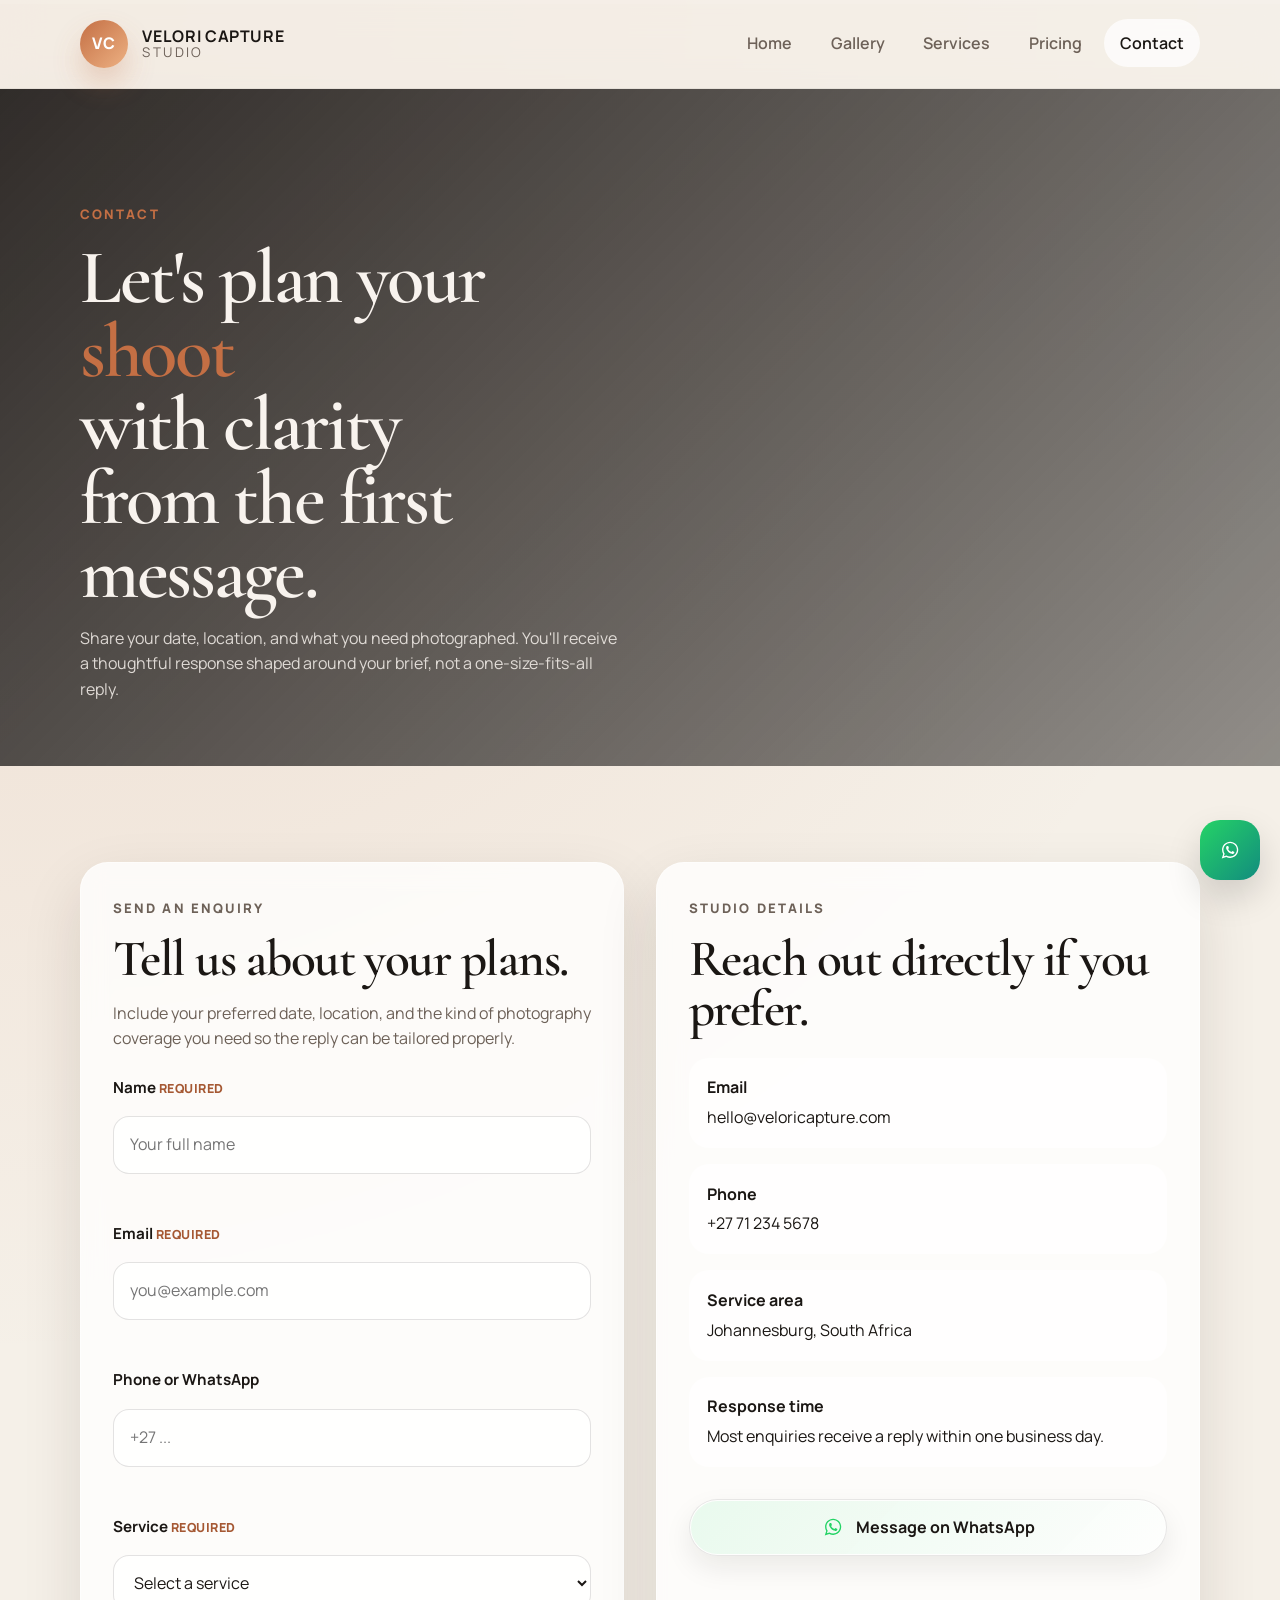
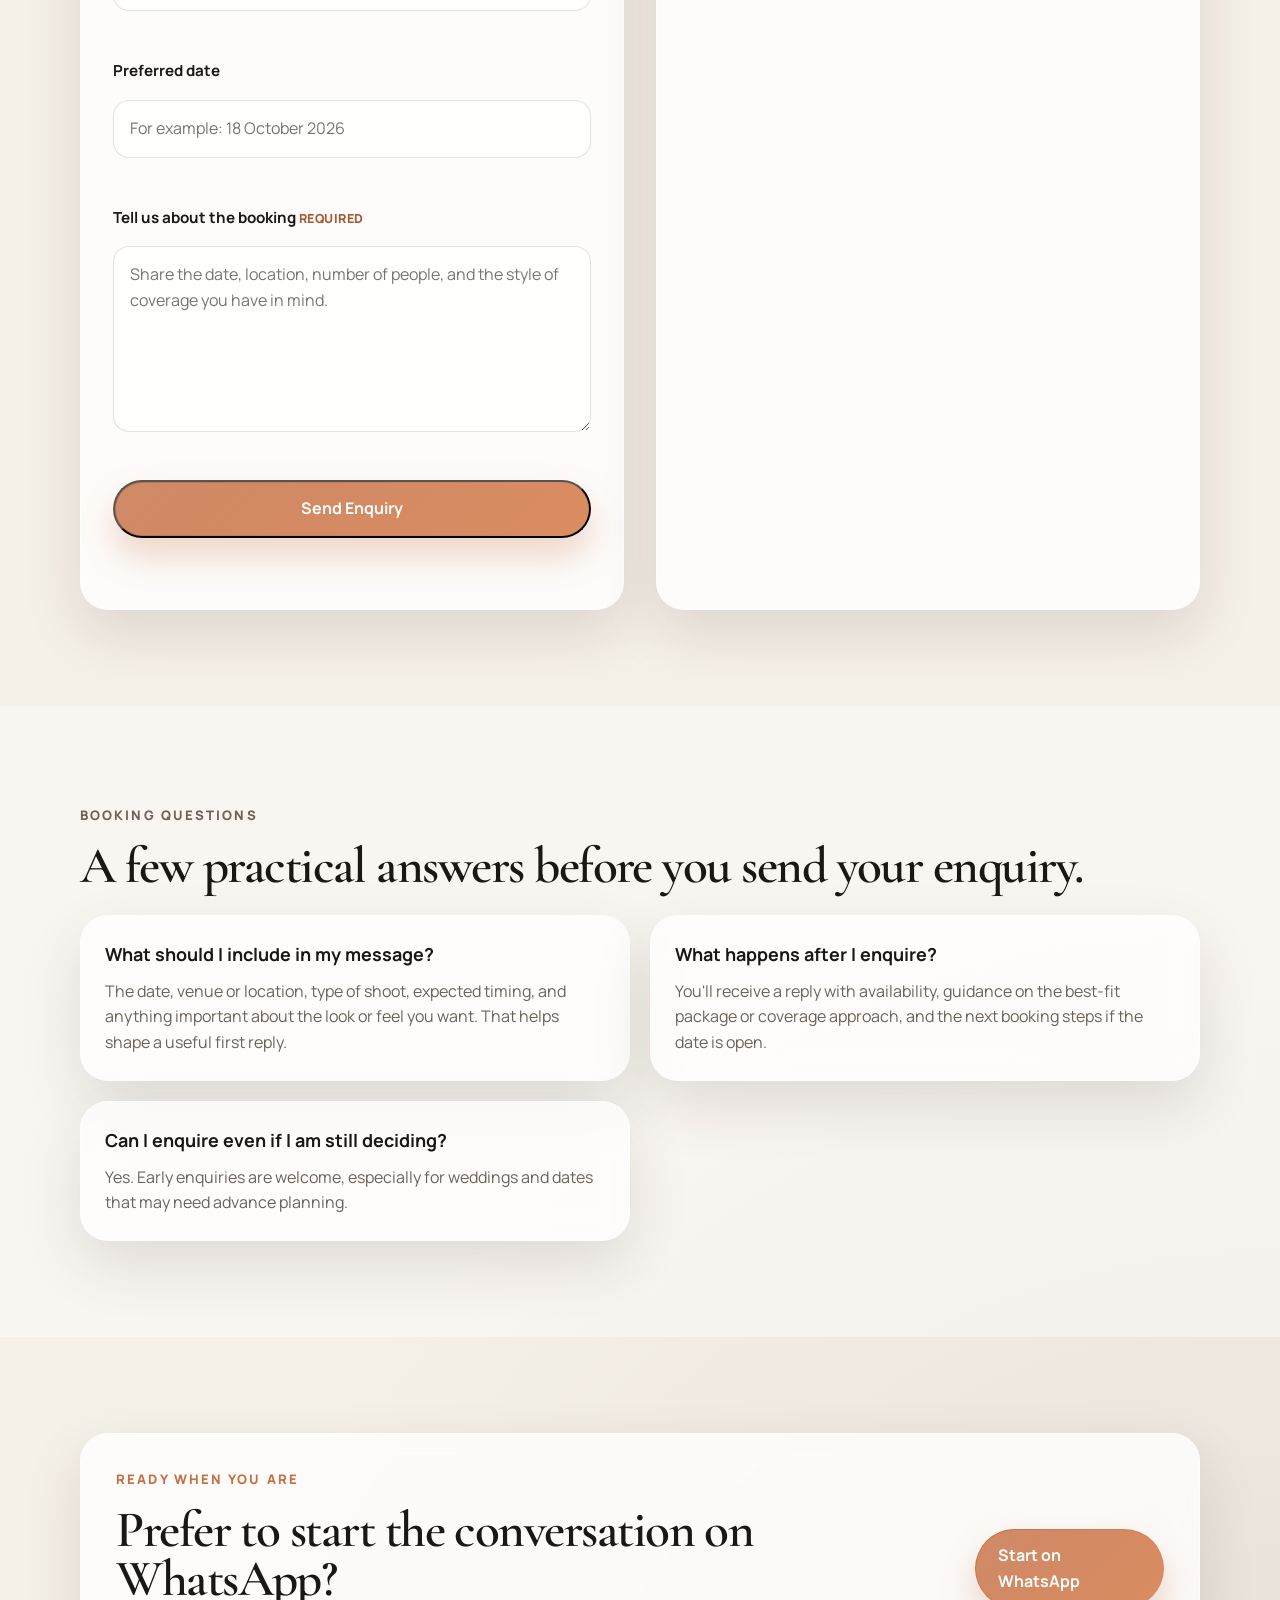
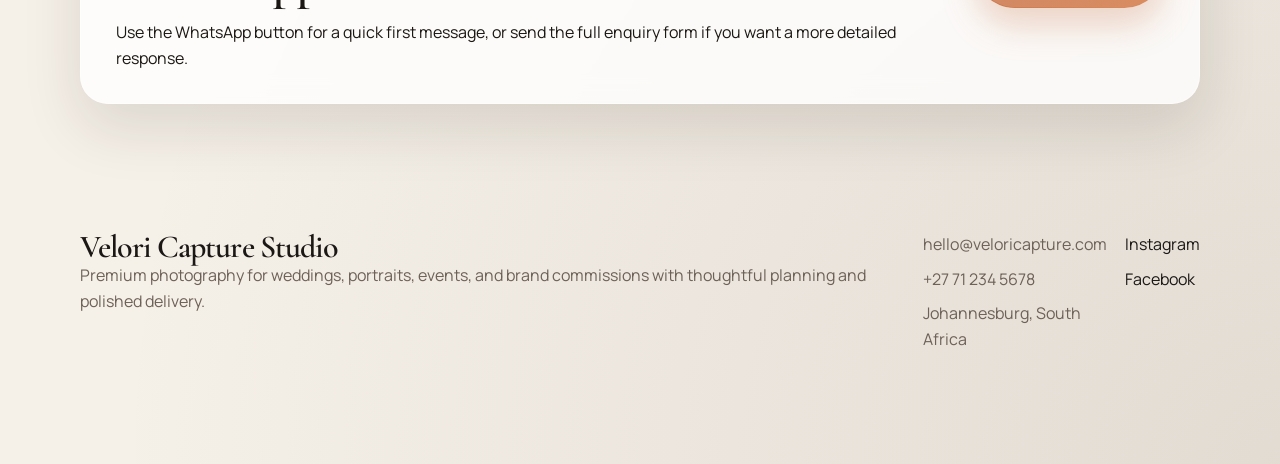
<file: contact.html>
<!DOCTYPE html>
<html lang="en">
<head>
    <!-- Page metadata -->
    <meta charset="UTF-8">
    <meta name="viewport" content="width=device-width, initial-scale=1.0">
    <title>Contact a Johannesburg Photographer | Velori Capture Studio</title>
    <meta name="description" content="Contact Velori Capture Studio to check availability for wedding, portrait, event, or brand photography in Johannesburg and surrounding areas.">
    <meta name="keywords" content="contact photographer Johannesburg, book photography session Johannesburg, wedding photographer contact">
    <meta property="og:title" content="Contact a Johannesburg Photographer | Velori Capture Studio">
    <meta property="og:description" content="Share your date, location, and photography needs to receive tailored guidance and availability.">
    <meta property="og:type" content="website">
    <meta property="og:url" content="https://www.veloricapture.com/contact.html">
    <meta property="og:image" content="https://picsum.photos/seed/lumen-og-contact/1200/630">
    <meta name="twitter:card" content="summary_large_image">
    <meta name="twitter:title" content="Contact a Johannesburg Photographer | Velori Capture Studio">
    <meta name="twitter:description" content="Start your photography enquiry with clear next steps, thoughtful guidance, and a polished booking experience.">
    <meta name="twitter:image" content="https://picsum.photos/seed/lumen-og-contact/1200/630">
    <link rel="canonical" href="https://www.veloricapture.com/contact.html">
    <link rel="icon" type="image/svg+xml" href="favicon.svg">
    <link rel="preconnect" href="https://fonts.googleapis.com">
    <link rel="preconnect" href="https://fonts.gstatic.com" crossorigin>
    <link href="https://fonts.googleapis.com/css2?family=Manrope:wght@400;500;600;700;800&family=Cormorant+Garamond:wght@500;600;700&display=swap" rel="stylesheet">
    <link rel="stylesheet" href="styles/main.css">
</head>
<body data-page-path="/contact.html">
    <!-- Shared site header -->
    <header class="site-header">
        <nav class="navbar container" aria-label="Primary">
            <a class="brand" href="index.html">
                <span class="brand-mark">VC</span>
                <span class="brand-text">
                    <strong data-site-field="businessName">Velori Capture</strong>
                    <small>Studio</small>
                </span>
            </a>
            <button class="menu-toggle" type="button" aria-expanded="false" aria-controls="site-nav" aria-label="Open navigation menu">
                <span></span>
                <span></span>
            </button>
            <ul class="nav-links" id="site-nav">
                <li><a href="index.html">Home</a></li>
                <li><a href="gallery.html">Gallery</a></li>
                <li><a href="services.html">Services</a></li>
                <li><a href="pricing.html">Pricing</a></li>
                <li><a class="active" href="contact.html">Contact</a></li>
            </ul>
        </nav>
        <!-- TODO: Replace with real WhatsApp number in script.js -->
        <a class="mobile-booking-strip" href="#" data-site-link="whatsapp" target="_blank" rel="noopener noreferrer">Book on WhatsApp</a>
    </header>

    <!-- Main page content -->
    <main class="inner-page">
        <!-- Contact hero -->
        <section class="page-hero page-hero-contact" aria-labelledby="contact-hero-title">
            <div class="container reveal">
                <p class="eyebrow">Contact</p>
                <h1 id="contact-hero-title">Let's plan your <span class="hero-rotating-word" data-words="shoot,session,coverage,booking">shoot</span> with clarity from the first message.</h1>
                <p>Share your date, location, and what you need photographed. You'll receive a thoughtful response shaped around your brief, not a one-size-fits-all reply.</p>
            </div>
        </section>

        <!-- Contact form and studio info -->
        <section class="section">
            <div class="container contact-layout">
                <div class="contact-card reveal">
                    <p class="eyebrow">Send an enquiry</p>
                    <h2>Tell us about your plans.</h2>
                    <p>Include your preferred date, location, and the kind of photography coverage you need so the reply can be tailored properly.</p>
                    <!-- TODO: Replace the action value below with your real Formspree endpoint when ready. -->
                    <form class="contact-form" id="contact-form" action="#" method="post" novalidate data-formspree-endpoint="">
                        <label for="contact-name">
                            <span>Name <small class="required-badge">Required</small></span>
                        </label>
                        <input id="contact-name" type="text" name="name" placeholder="Your full name" autocomplete="name" required aria-describedby="contact-name-error">
                        <small class="field-error" id="contact-name-error"></small>

                        <label for="contact-email">
                            <span>Email <small class="required-badge">Required</small></span>
                        </label>
                        <input id="contact-email" type="email" name="email" placeholder="you@example.com" autocomplete="email" required aria-describedby="contact-email-error">
                        <small class="field-error" id="contact-email-error"></small>

                        <label for="contact-phone">
                            <span>Phone or WhatsApp</span>
                        </label>
                        <input id="contact-phone" type="tel" name="phone" placeholder="+27 ..." autocomplete="tel" aria-describedby="contact-phone-error">
                        <small class="field-error" id="contact-phone-error"></small>

                        <label for="contact-service">
                            <span>Service <small class="required-badge">Required</small></span>
                        </label>
                        <select id="contact-service" name="service" required aria-describedby="contact-service-error">
                            <option value="">Select a service</option>
                            <option value="Wedding Coverage">Wedding Coverage</option>
                            <option value="Portrait Session">Portrait Session</option>
                            <option value="Event Photography">Event Photography</option>
                            <option value="Brand or Product Shoot">Brand or Product Shoot</option>
                        </select>
                        <small class="field-error" id="contact-service-error"></small>

                        <label for="contact-date">
                            <span>Preferred date</span>
                        </label>
                        <input id="contact-date" type="text" name="date" placeholder="For example: 18 October 2026" aria-describedby="contact-date-error">
                        <small class="field-error" id="contact-date-error"></small>

                        <label for="contact-message">
                            <span>Tell us about the booking <small class="required-badge">Required</small></span>
                        </label>
                        <textarea id="contact-message" name="message" rows="6" placeholder="Share the date, location, number of people, and the style of coverage you have in mind." required aria-describedby="contact-message-error"></textarea>
                        <small class="field-error" id="contact-message-error"></small>

                        <button class="button button-primary button-full" type="submit" id="contact-submit">Send Enquiry</button>
                        <p class="form-status" id="form-status" aria-live="polite"></p>
                    </form>
                </div>

                <aside class="contact-info-card reveal reveal-delay" aria-labelledby="contact-info-title">
                    <p class="eyebrow">Studio details</p>
                    <h2 id="contact-info-title">Reach out directly if you prefer.</h2>
                    <div class="contact-info-list">
                        <article>
                            <strong>Email</strong>
                            <span data-site-field="email">hello@veloricapture.com</span>
                        </article>
                        <article>
                            <strong>Phone</strong>
                            <span data-site-field="phoneDisplay">+27 71 234 5678</span>
                        </article>
                        <article>
                            <strong>Service area</strong>
                            <span data-site-field="serviceArea">Johannesburg, South Africa</span>
                        </article>
                        <article>
                            <strong>Response time</strong>
                            <span>Most enquiries receive a reply within one business day.</span>
                        </article>
                    </div>
                    <div class="whatsapp-inline-contact">
                        <div class="whatsapp-inline-preview" id="contact-whatsapp-preview" hidden>
                            <div class="whatsapp-inline-window" role="dialog" aria-label="WhatsApp message preview">
                                <button class="whatsapp-inline-close" type="button" aria-label="Close WhatsApp preview" data-close-inline-whatsapp="true">&times;</button>
                                <div class="whatsapp-inline-bar">
                                    <div class="whatsapp-inline-avatar" aria-hidden="true">
                                        <svg xmlns="http://www.w3.org/2000/svg" viewBox="0 0 32 32" width="20" height="20" fill="currentColor">
                                            <path d="M19.11 17.205c-.372 0-1.088 1.39-1.518 1.39a.63.63 0 0 1-.315-.1c-.802-.402-1.504-.817-2.163-1.447-.545-.516-1.146-1.29-1.46-1.963a.426.426 0 0 1-.073-.215c0-.33.99-.945.99-1.49 0-.143-.73-2.09-.832-2.335-.143-.372-.214-.487-.6-.487-.187 0-.36-.043-.53-.043-.302 0-.53.115-.746.315-.688.645-1.032 1.318-1.06 2.264v.114c-.015.99.472 1.977 1.017 2.78 1.23 1.82 2.506 3.41 4.554 4.34.616.287 2.035.888 2.722.888.817 0 2.15-.515 2.478-1.318.13-.33.244-.73.244-1.088 0-.058 0-.144-.03-.215-.1-.172-2.434-1.39-2.678-1.39zm-2.908 7.593c-1.747 0-3.48-.53-4.942-1.49L7.793 24.41l1.132-3.337a8.955 8.955 0 0 1-1.72-5.272c0-4.955 4.04-8.995 8.997-8.995S25.2 10.845 25.2 15.8c0 4.958-4.04 8.998-8.998 8.998zm0-19.798c-5.96 0-10.8 4.842-10.8 10.8 0 1.964.53 3.898 1.546 5.574L5 27.176l5.974-1.92a10.807 10.807 0 0 0 16.03-9.455c0-5.958-4.842-10.8-10.802-10.8z"/>
                                        </svg>
                                    </div>
                                    <div>
                                        <strong>WhatsApp preview</strong>
                                        <span>Message ready to send</span>
                                    </div>
                                </div>
                                <div class="whatsapp-inline-chat">
                                    <div class="whatsapp-inline-bubble">
                                        <p data-site-field="whatsappPreview">Hi Velori Capture Studio, I would like to enquire about availability for a photography booking.</p>
                                    </div>
                                </div>
                                <a class="button button-primary button-full" href="#" data-site-link="whatsapp" target="_blank" rel="noopener noreferrer">Continue to WhatsApp</a>
                            </div>
                        </div>
                        <button class="button button-secondary button-full whatsapp-inline-trigger" type="button" id="contact-whatsapp-trigger" aria-expanded="false" aria-controls="contact-whatsapp-preview">
                            <span class="whatsapp-inline-trigger-icon" aria-hidden="true">
                                <svg xmlns="http://www.w3.org/2000/svg" viewBox="0 0 32 32" width="24" height="24" fill="currentColor">
                                    <path d="M19.11 17.205c-.372 0-1.088 1.39-1.518 1.39a.63.63 0 0 1-.315-.1c-.802-.402-1.504-.817-2.163-1.447-.545-.516-1.146-1.29-1.46-1.963a.426.426 0 0 1-.073-.215c0-.33.99-.945.99-1.49 0-.143-.73-2.09-.832-2.335-.143-.372-.214-.487-.6-.487-.187 0-.36-.043-.53-.043-.302 0-.53.115-.746.315-.688.645-1.032 1.318-1.06 2.264v.114c-.015.99.472 1.977 1.017 2.78 1.23 1.82 2.506 3.41 4.554 4.34.616.287 2.035.888 2.722.888.817 0 2.15-.515 2.478-1.318.13-.33.244-.73.244-1.088 0-.058 0-.144-.03-.215-.1-.172-2.434-1.39-2.678-1.39zm-2.908 7.593c-1.747 0-3.48-.53-4.942-1.49L7.793 24.41l1.132-3.337a8.955 8.955 0 0 1-1.72-5.272c0-4.955 4.04-8.995 8.997-8.995S25.2 10.845 25.2 15.8c0 4.958-4.04 8.998-8.998 8.998zm0-19.798c-5.96 0-10.8 4.842-10.8 10.8 0 1.964.53 3.898 1.546 5.574L5 27.176l5.974-1.92a10.807 10.807 0 0 0 16.03-9.455c0-5.958-4.842-10.8-10.802-10.8z"/>
                                </svg>
                            </span>
                            <span>Message on WhatsApp</span>
                        </button>
                    </div>
                </aside>
            </div>
        </section>

        <!-- FAQ -->
        <section class="section section-soft faq-section" aria-labelledby="contact-faq-title">
            <div class="container gallery-intro reveal">
                <p class="eyebrow">Booking questions</p>
                <h2 id="contact-faq-title">A few practical answers before you send your enquiry.</h2>
            </div>
            <div class="container faq-list">
                <article class="faq-item reveal">
                    <h3>What should I include in my message?</h3>
                    <p>The date, venue or location, type of shoot, expected timing, and anything important about the look or feel you want. That helps shape a useful first reply.</p>
                </article>
                <article class="faq-item reveal reveal-delay">
                    <h3>What happens after I enquire?</h3>
                    <p>You'll receive a reply with availability, guidance on the best-fit package or coverage approach, and the next booking steps if the date is open.</p>
                </article>
                <article class="faq-item reveal reveal-delay-2">
                    <h3>Can I enquire even if I am still deciding?</h3>
                    <p>Yes. Early enquiries are welcome, especially for weddings and dates that may need advance planning.</p>
                </article>
            </div>
        </section>

        <!-- Final CTA -->
        <section class="section">
            <div class="container">
                <div class="cta-panel reveal">
                    <div>
                        <p class="eyebrow">Ready when you are</p>
                        <h2>Prefer to start the conversation on WhatsApp?</h2>
                        <p>Use the WhatsApp button for a quick first message, or send the full enquiry form if you want a more detailed response.</p>
                    </div>
                    <a class="button button-primary" href="#" data-site-link="whatsapp" target="_blank" rel="noopener noreferrer">Start on WhatsApp</a>
                </div>
            </div>
        </section>
    </main>

    <!-- Shared footer -->
    <footer class="site-footer" aria-label="Footer">
        <div class="container footer-grid">
            <div>
                <h3 data-site-field="businessNameFull">Velori Capture Studio</h3>
                <p>Premium photography for weddings, portraits, events, and brand commissions with thoughtful planning and polished delivery.</p>
            </div>
            <div class="footer-contact">
                <!-- TODO: Replace with real business contact details in script.js -->
                <p><a href="#" data-site-link="email"><span data-site-field="email">hello@veloricapture.com</span></a></p>
                <p><a href="#" data-site-link="phone"><span data-site-field="phoneDisplay">+27 71 234 5678</span></a></p>
                <p data-site-field="serviceArea">Johannesburg, South Africa</p>
            </div>
            <div class="footer-socials" aria-label="Social links">
                <a href="#" data-site-link="instagram" target="_blank" rel="noopener noreferrer">Instagram</a>
                <a href="#" data-site-link="facebook" target="_blank" rel="noopener noreferrer">Facebook</a>
            </div>
        </div>
    </footer>

    <!-- Shared WhatsApp preview modal -->
    <div class="whatsapp-preview" id="whatsapp-preview" hidden>
        <div class="whatsapp-preview-backdrop" data-close-whatsapp="true"></div>
        <div class="whatsapp-preview-card" role="dialog" aria-modal="true" aria-labelledby="whatsapp-title">
            <div class="whatsapp-preview-head">
                <div class="whatsapp-preview-icon" aria-hidden="true">
                    <svg viewBox="0 0 24 24" fill="none">
                        <path d="M20.52 3.48A11.86 11.86 0 0 0 12.07 0C5.5 0 .17 5.33.17 11.9c0 2.1.55 4.15 1.6 5.95L0 24l6.32-1.65a11.9 11.9 0 0 0 5.75 1.46h.01c6.57 0 11.9-5.34 11.9-11.9 0-3.18-1.24-6.17-3.46-8.43Z" fill="currentColor"/>
                        <path d="M17.02 13.98c-.27-.14-1.6-.79-1.85-.88-.25-.09-.43-.14-.61.13-.18.27-.7.88-.85 1.06-.16.18-.31.2-.58.07-.27-.14-1.12-.41-2.14-1.3-.79-.71-1.33-1.58-1.49-1.85-.16-.27-.02-.42.12-.56.13-.13.27-.31.41-.47.14-.16.18-.27.27-.45.09-.18.05-.34-.02-.47-.07-.14-.61-1.47-.84-2.01-.22-.53-.45-.46-.61-.47h-.52c-.18 0-.47.07-.72.34-.25.27-.95.93-.95 2.27s.97 2.63 1.11 2.81c.14.18 1.91 2.92 4.63 4.09.65.28 1.16.45 1.56.58.65.21 1.24.18 1.71.11.52-.08 1.6-.65 1.83-1.27.23-.61.23-1.13.16-1.27-.07-.13-.25-.2-.52-.34Z" fill="#161413"/>
                    </svg>
                </div>
                <div>
                    <h3 id="whatsapp-title">Open WhatsApp chat?</h3>
                    <p>You can review and edit the message in WhatsApp before sending.</p>
                </div>
            </div>
            <div class="whatsapp-message-preview">
                <span class="message-label">Preview</span>
                <p data-site-field="whatsappPreview">Hi Velori Capture Studio, I would like to enquire about availability for a photography booking.</p>
            </div>
            <div class="whatsapp-preview-actions">
                <button class="button button-secondary" type="button" data-close-whatsapp="true">Cancel</button>
                <a class="button button-primary" href="#" data-site-link="whatsapp" target="_blank" rel="noopener noreferrer">Continue to WhatsApp</a>
            </div>
        </div>
    </div>

    <!-- Floating actions -->
    <a class="floating-whatsapp" href="#" data-site-link="whatsapp" target="_blank" rel="noopener noreferrer" aria-label="Chat on WhatsApp">
        <svg viewBox="0 0 24 24" fill="none" aria-hidden="true">
            <path d="M20.52 3.48A11.86 11.86 0 0 0 12.07 0C5.5 0 .17 5.33.17 11.9c0 2.1.55 4.15 1.6 5.95L0 24l6.32-1.65a11.9 11.9 0 0 0 5.75 1.46h.01c6.57 0 11.9-5.34 11.9-11.9 0-3.18-1.24-6.17-3.46-8.43Z" fill="currentColor"/>
            <path d="M17.02 13.98c-.27-.14-1.6-.79-1.85-.88-.25-.09-.43-.14-.61.13-.18.27-.7.88-.85 1.06-.16.18-.31.2-.58.07-.27-.14-1.12-.41-2.14-1.3-.79-.71-1.33-1.58-1.49-1.85-.16-.27-.02-.42.12-.56.13-.13.27-.31.41-.47.14-.16.18-.27.27-.45.09-.18.05-.34-.02-.47-.07-.14-.61-1.47-.84-2.01-.22-.53-.45-.46-.61-.47h-.52c-.18 0-.47.07-.72.34-.25.27-.95.93-.95 2.27s.97 2.63 1.11 2.81c.14.18 1.91 2.92 4.63 4.09.65.28 1.16.45 1.56.58.65.21 1.24.18 1.71.11.52-.08 1.6-.65 1.83-1.27.23-.61.23-1.13.16-1.27-.07-.13-.25-.2-.52-.34Z" fill="#ffffff"/>
        </svg>
    </a>
    <button class="back-to-top" id="back-to-top" type="button" aria-label="Back to top">&#8593;</button>
    <!-- Shared site interactions -->
    <script src="script.js"></script>
</body>
</html>
</file>
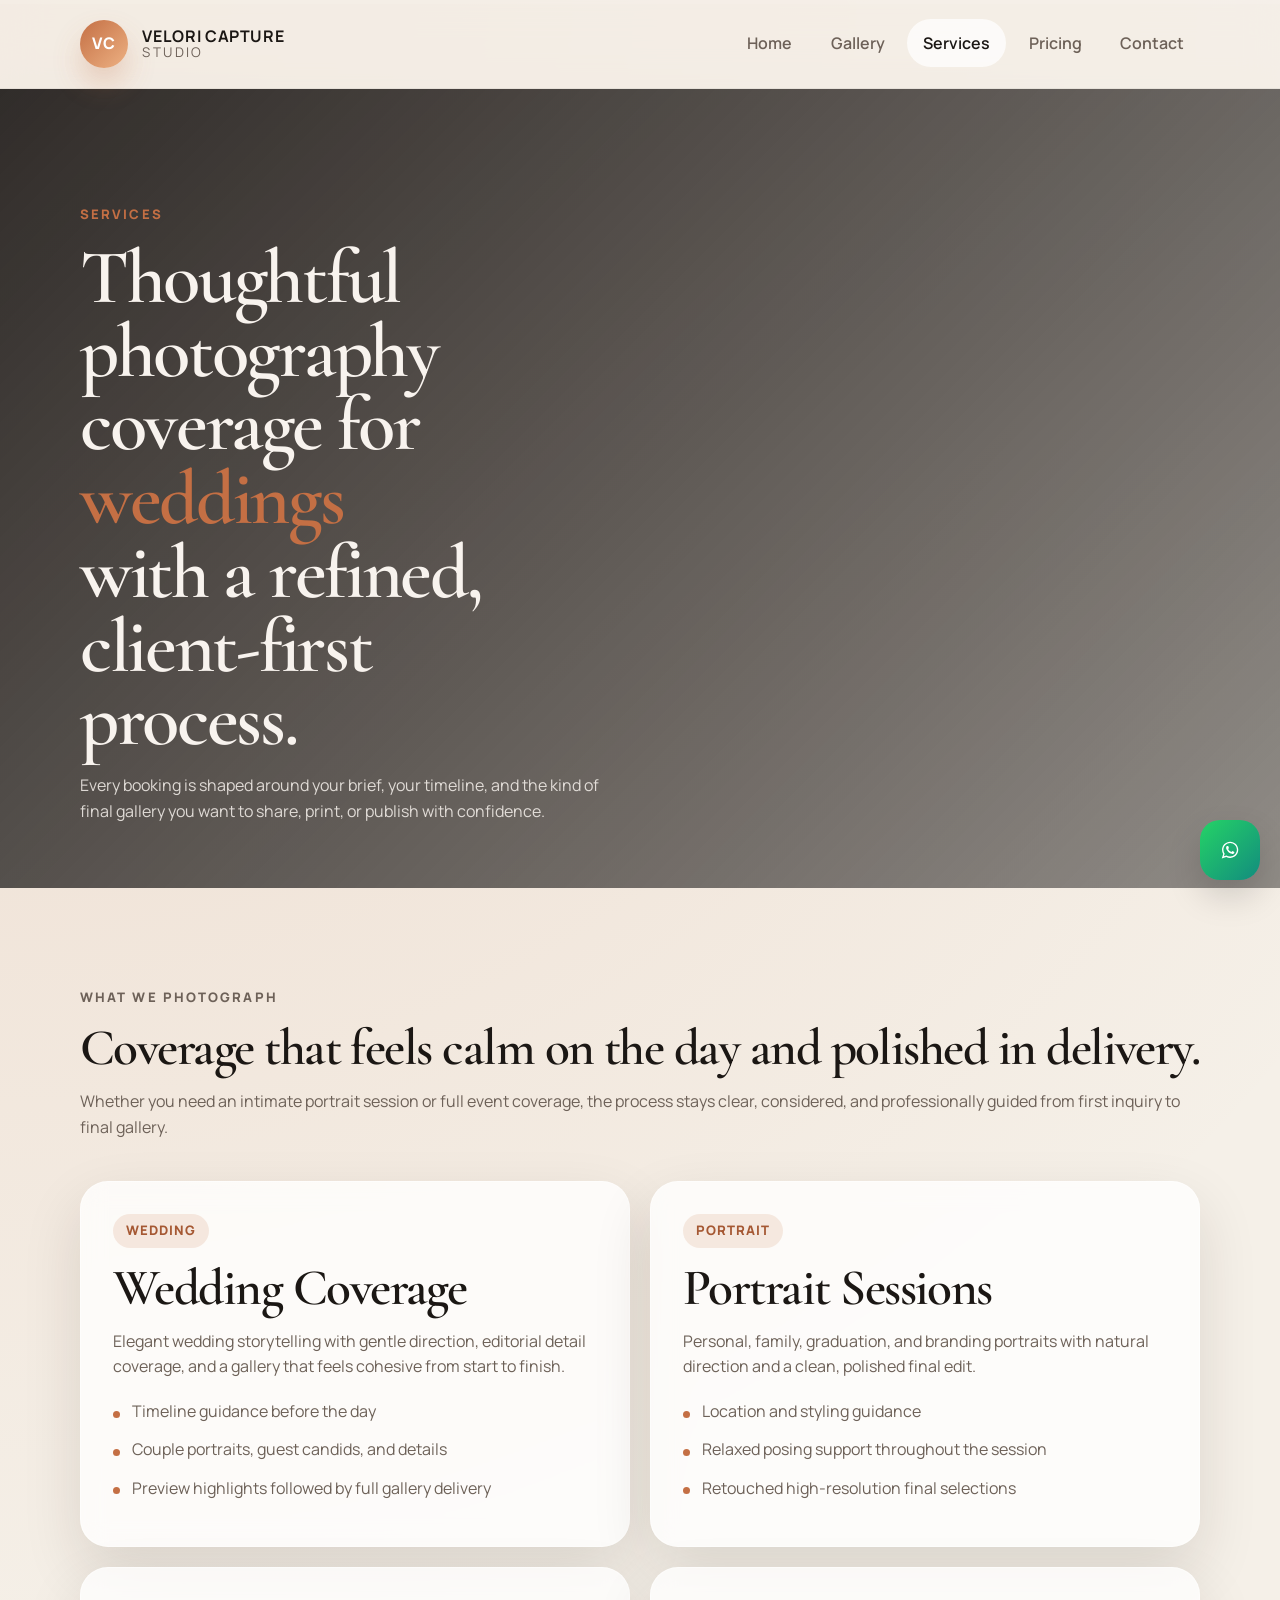
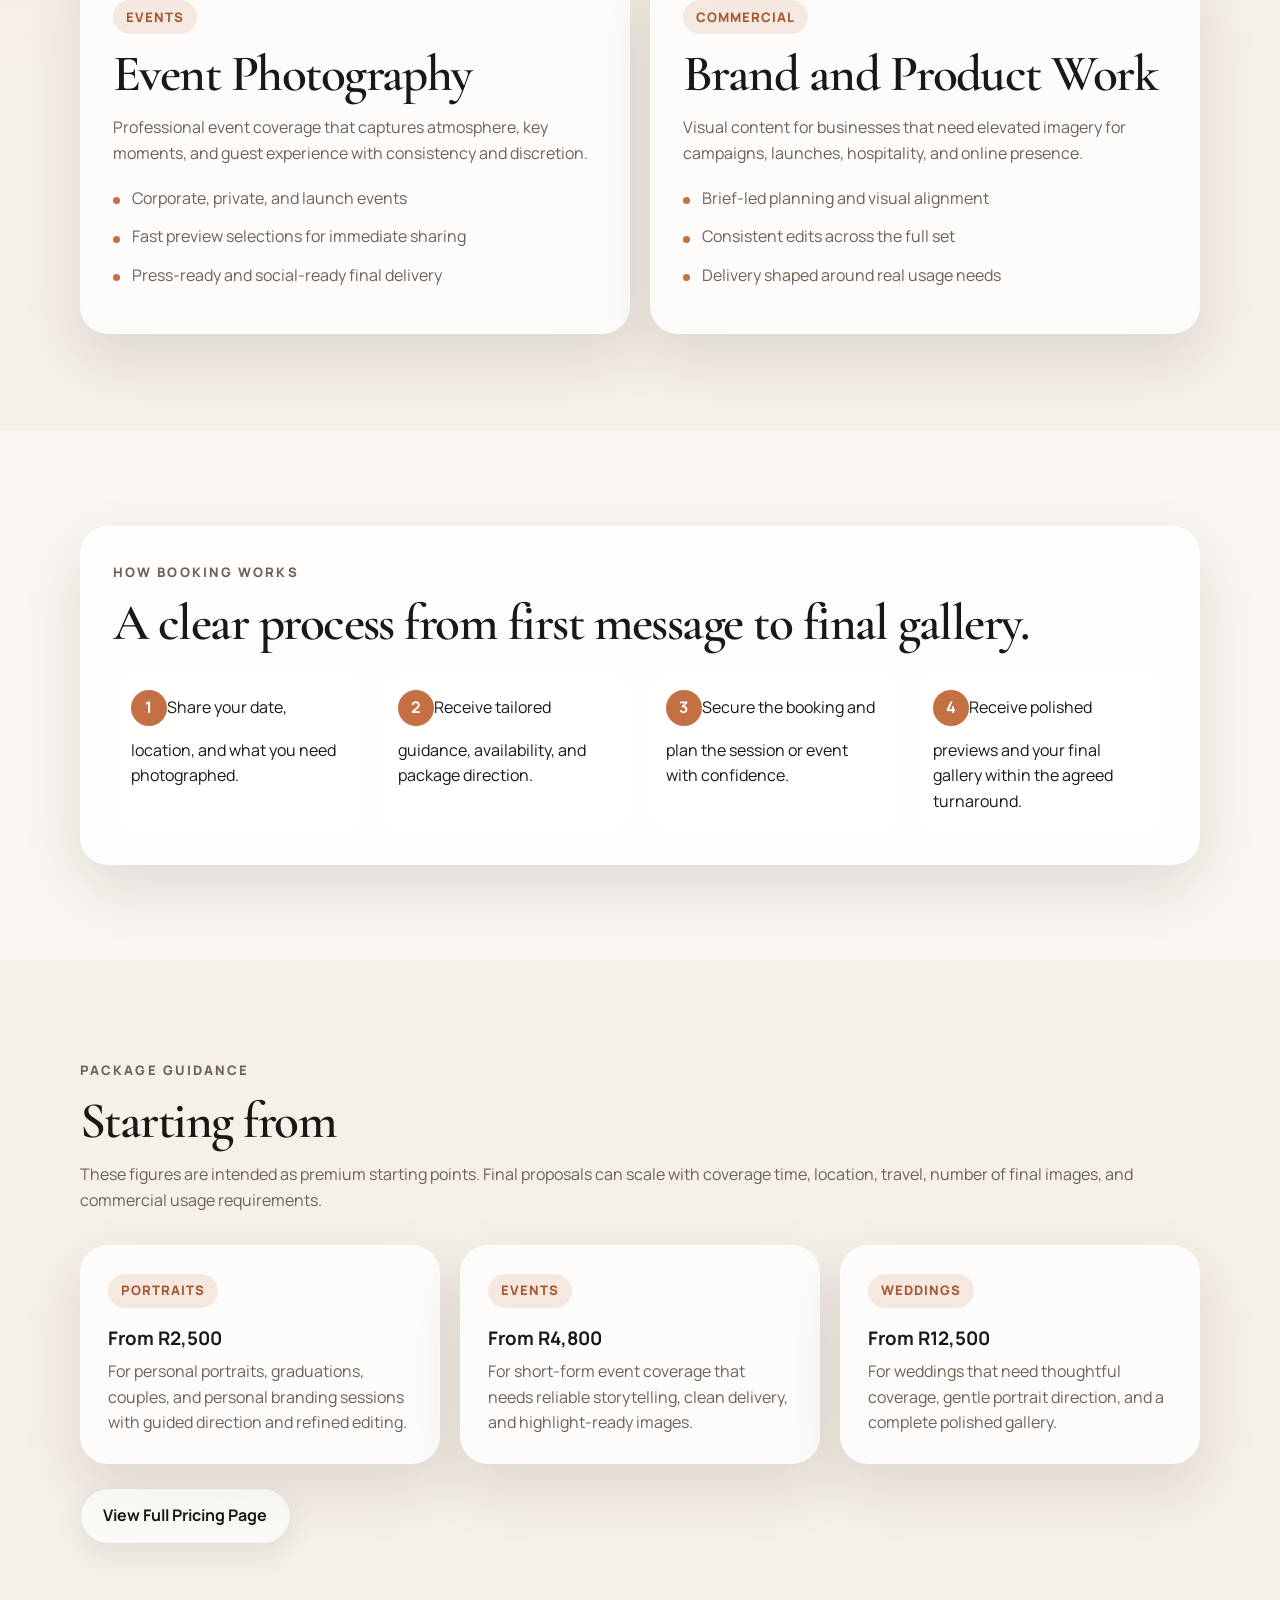
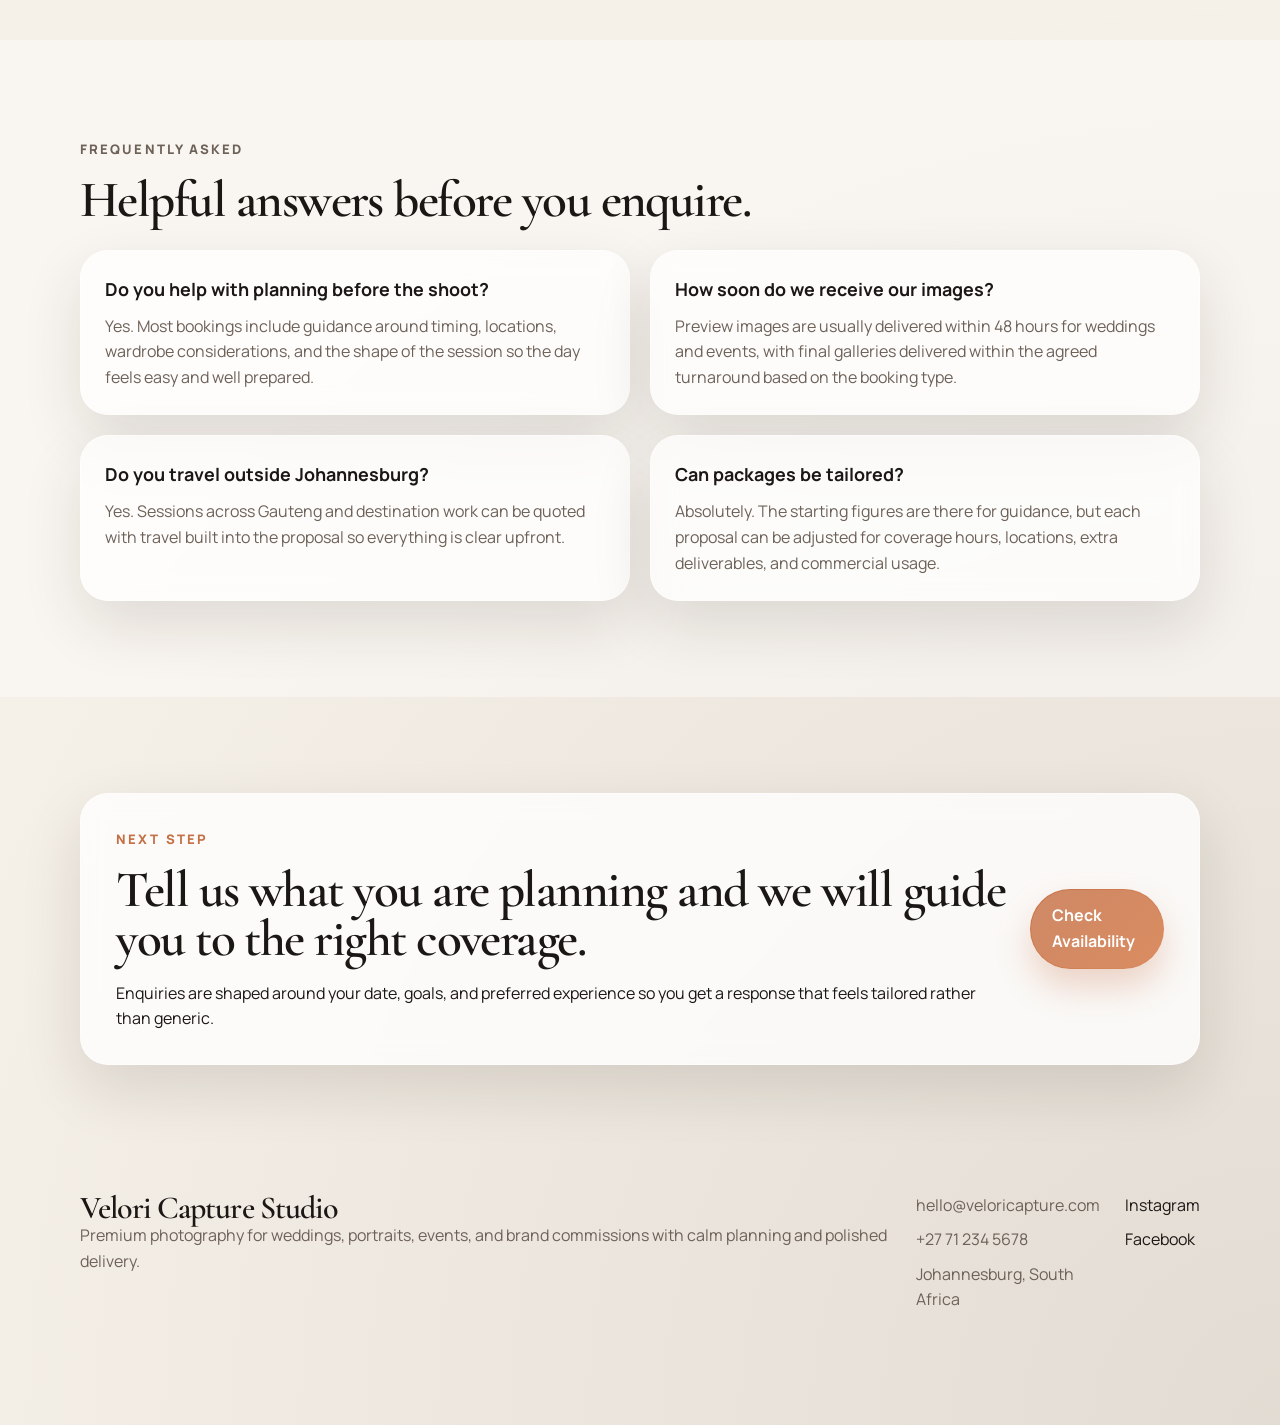
<file: services.html>
<!DOCTYPE html>
<html lang="en">
<head>
    <!-- Page metadata -->
    <meta charset="UTF-8">
    <meta name="viewport" content="width=device-width, initial-scale=1.0">
    <title>Photography Services and Packages in Johannesburg | Velori Capture Studio</title>
    <meta name="description" content="Explore wedding, portrait, event, and brand photography packages in Johannesburg with clear guidance, refined delivery, and a premium client experience.">
    <meta name="keywords" content="Johannesburg photographer packages, wedding photography pricing Johannesburg, portrait photography services, event photographer Johannesburg">
    <meta property="og:title" content="Photography Services and Packages in Johannesburg | Velori Capture Studio">
    <meta property="og:description" content="Thoughtfully tailored photography coverage with premium editing, clear planning, and polished gallery delivery.">
    <meta property="og:type" content="website">
    <meta property="og:url" content="https://www.veloricapture.com/services.html">
    <meta property="og:image" content="https://picsum.photos/seed/lumen-og-services/1200/630">
    <meta name="twitter:card" content="summary_large_image">
    <meta name="twitter:title" content="Photography Services and Packages in Johannesburg | Velori Capture Studio">
    <meta name="twitter:description" content="Tailored photography services for weddings, portraits, events, and commercial commissions in Johannesburg.">
    <meta name="twitter:image" content="https://picsum.photos/seed/lumen-og-services/1200/630">
    <link rel="canonical" href="https://www.veloricapture.com/services.html">
    <link rel="icon" type="image/svg+xml" href="favicon.svg">
    <link rel="preconnect" href="https://fonts.googleapis.com">
    <link rel="preconnect" href="https://fonts.gstatic.com" crossorigin>
    <link href="https://fonts.googleapis.com/css2?family=Manrope:wght@400;500;600;700;800&family=Cormorant+Garamond:wght@500;600;700&display=swap" rel="stylesheet">
    <link rel="stylesheet" href="styles/main.css">
</head>
<body data-page-path="/services.html">
    <!-- Shared site header -->
    <header class="site-header">
        <nav class="navbar container" aria-label="Primary">
            <a class="brand" href="index.html">
                <span class="brand-mark">VC</span>
                <span class="brand-text">
                    <strong data-site-field="businessName">Velori Capture</strong>
                    <small>Studio</small>
                </span>
            </a>
            <button class="menu-toggle" type="button" aria-expanded="false" aria-controls="site-nav" aria-label="Open navigation menu">
                <span></span>
                <span></span>
            </button>
            <ul class="nav-links" id="site-nav">
                <li><a href="index.html">Home</a></li>
                <li><a href="gallery.html">Gallery</a></li>
                <li><a class="active" href="services.html">Services</a></li>
                <li><a href="pricing.html">Pricing</a></li>
                <li><a href="contact.html">Contact</a></li>
            </ul>
        </nav>
        <!-- TODO: Replace with real WhatsApp number in script.js -->
        <a class="mobile-booking-strip" href="#" data-site-link="whatsapp" target="_blank" rel="noopener noreferrer">Book on WhatsApp</a>
    </header>

    <!-- Main page content -->
    <main class="inner-page">
        <!-- Services hero -->
        <section class="page-hero page-hero-services" aria-labelledby="services-hero-title">
            <div class="container reveal">
                <p class="eyebrow">Services</p>
                <h1 id="services-hero-title">Thoughtful photography coverage for <span class="hero-rotating-word" data-words="weddings,portraits,events,brands">weddings</span> with a refined, client-first process.</h1>
                <p>Every booking is shaped around your brief, your timeline, and the kind of final gallery you want to share, print, or publish with confidence.</p>
            </div>
        </section>

        <!-- Services list -->
        <section class="section" aria-labelledby="services-list-title">
            <div class="container gallery-intro reveal">
                <p class="eyebrow">What we photograph</p>
                <h2 id="services-list-title">Coverage that feels calm on the day and polished in delivery.</h2>
                <p>Whether you need an intimate portrait session or full event coverage, the process stays clear, considered, and professionally guided from first inquiry to final gallery.</p>
            </div>
            <div class="container service-grid">
                <article class="service-panel reveal">
                    <span class="service-badge">Wedding</span>
                    <h2>Wedding Coverage</h2>
                    <p>Elegant wedding storytelling with gentle direction, editorial detail coverage, and a gallery that feels cohesive from start to finish.</p>
                    <ul>
                        <li>Timeline guidance before the day</li>
                        <li>Couple portraits, guest candids, and details</li>
                        <li>Preview highlights followed by full gallery delivery</li>
                    </ul>
                </article>

                <article class="service-panel reveal reveal-delay">
                    <span class="service-badge">Portrait</span>
                    <h2>Portrait Sessions</h2>
                    <p>Personal, family, graduation, and branding portraits with natural direction and a clean, polished final edit.</p>
                    <ul>
                        <li>Location and styling guidance</li>
                        <li>Relaxed posing support throughout the session</li>
                        <li>Retouched high-resolution final selections</li>
                    </ul>
                </article>

                <article class="service-panel reveal reveal-delay-2">
                    <span class="service-badge">Events</span>
                    <h2>Event Photography</h2>
                    <p>Professional event coverage that captures atmosphere, key moments, and guest experience with consistency and discretion.</p>
                    <ul>
                        <li>Corporate, private, and launch events</li>
                        <li>Fast preview selections for immediate sharing</li>
                        <li>Press-ready and social-ready final delivery</li>
                    </ul>
                </article>

                <article class="service-panel reveal">
                    <span class="service-badge">Commercial</span>
                    <h2>Brand and Product Work</h2>
                    <p>Visual content for businesses that need elevated imagery for campaigns, launches, hospitality, and online presence.</p>
                    <ul>
                        <li>Brief-led planning and visual alignment</li>
                        <li>Consistent edits across the full set</li>
                        <li>Delivery shaped around real usage needs</li>
                    </ul>
                </article>
            </div>
        </section>

        <!-- Booking process -->
        <section class="section section-soft">
            <div class="container process-strip reveal">
                <div>
                    <p class="eyebrow">How booking works</p>
                    <h2>A clear process from first message to final gallery.</h2>
                </div>
                <div class="process-steps">
                    <article><strong>1</strong><span>Share your date, location, and what you need photographed.</span></article>
                    <article><strong>2</strong><span>Receive tailored guidance, availability, and package direction.</span></article>
                    <article><strong>3</strong><span>Secure the booking and plan the session or event with confidence.</span></article>
                    <article><strong>4</strong><span>Receive polished previews and your final gallery within the agreed turnaround.</span></article>
                </div>
            </div>
        </section>

        <!-- Package guidance -->
        <section class="section" aria-labelledby="packages-title">
            <div class="container gallery-intro reveal">
                <p class="eyebrow">Package guidance</p>
                <h2 id="packages-title">Starting from</h2>
                <p>These figures are intended as premium starting points. Final proposals can scale with coverage time, location, travel, number of final images, and commercial usage requirements.</p>
            </div>
            <div class="container package-grid">
                <article class="package-card reveal">
                    <span class="service-badge">Portraits</span>
                    <h3>From R2,500</h3>
                    <p>For personal portraits, graduations, couples, and personal branding sessions with guided direction and refined editing.</p>
                </article>
                <article class="package-card reveal reveal-delay">
                    <span class="service-badge">Events</span>
                    <h3>From R4,800</h3>
                    <p>For short-form event coverage that needs reliable storytelling, clean delivery, and highlight-ready images.</p>
                </article>
                <article class="package-card reveal reveal-delay-2">
                    <span class="service-badge">Weddings</span>
                    <h3>From R12,500</h3>
                    <p>For weddings that need thoughtful coverage, gentle portrait direction, and a complete polished gallery.</p>
                </article>
            </div>
            <div class="container pricing-page-link reveal">
                <a class="button button-secondary" href="pricing.html">View Full Pricing Page</a>
            </div>
        </section>

        <!-- FAQ -->
        <section class="section section-soft faq-section" aria-labelledby="services-faq-title">
            <div class="container gallery-intro reveal">
                <p class="eyebrow">Frequently asked</p>
                <h2 id="services-faq-title">Helpful answers before you enquire.</h2>
            </div>
            <div class="container faq-list">
                <article class="faq-item reveal">
                    <h3>Do you help with planning before the shoot?</h3>
                    <p>Yes. Most bookings include guidance around timing, locations, wardrobe considerations, and the shape of the session so the day feels easy and well prepared.</p>
                </article>
                <article class="faq-item reveal reveal-delay">
                    <h3>How soon do we receive our images?</h3>
                    <p>Preview images are usually delivered within 48 hours for weddings and events, with final galleries delivered within the agreed turnaround based on the booking type.</p>
                </article>
                <article class="faq-item reveal reveal-delay-2">
                    <h3>Do you travel outside Johannesburg?</h3>
                    <p>Yes. Sessions across Gauteng and destination work can be quoted with travel built into the proposal so everything is clear upfront.</p>
                </article>
                <article class="faq-item reveal">
                    <h3>Can packages be tailored?</h3>
                    <p>Absolutely. The starting figures are there for guidance, but each proposal can be adjusted for coverage hours, locations, extra deliverables, and commercial usage.</p>
                </article>
            </div>
        </section>

        <!-- Final CTA -->
        <section class="section">
            <div class="container">
                <div class="cta-panel reveal">
                    <div>
                        <p class="eyebrow">Next step</p>
                        <h2>Tell us what you are planning and we will guide you to the right coverage.</h2>
                        <p>Enquiries are shaped around your date, goals, and preferred experience so you get a response that feels tailored rather than generic.</p>
                    </div>
                    <a class="button button-primary" href="contact.html">Check Availability</a>
                </div>
            </div>
        </section>
    </main>

    <!-- Shared footer -->
    <footer class="site-footer" aria-label="Footer">
        <div class="container footer-grid">
            <div>
                <h3 data-site-field="businessNameFull">Velori Capture Studio</h3>
                <p>Premium photography for weddings, portraits, events, and brand commissions with calm planning and polished delivery.</p>
            </div>
            <div class="footer-contact">
                <!-- TODO: Replace with real business contact details in script.js -->
                <p><a href="#" data-site-link="email"><span data-site-field="email">hello@veloricapture.com</span></a></p>
                <p><a href="#" data-site-link="phone"><span data-site-field="phoneDisplay">+27 71 234 5678</span></a></p>
                <p data-site-field="serviceArea">Johannesburg, South Africa</p>
            </div>
            <div class="footer-socials" aria-label="Social links">
                <a href="#" data-site-link="instagram" target="_blank" rel="noopener noreferrer">Instagram</a>
                <a href="#" data-site-link="facebook" target="_blank" rel="noopener noreferrer">Facebook</a>
            </div>
        </div>
    </footer>

    <!-- Shared WhatsApp preview modal -->
    <div class="whatsapp-preview" id="whatsapp-preview" hidden>
        <div class="whatsapp-preview-backdrop" data-close-whatsapp="true"></div>
        <div class="whatsapp-preview-card" role="dialog" aria-modal="true" aria-labelledby="whatsapp-title">
            <div class="whatsapp-preview-head">
                <div class="whatsapp-preview-icon" aria-hidden="true">
                    <svg viewBox="0 0 24 24" fill="none">
                        <path d="M20.52 3.48A11.86 11.86 0 0 0 12.07 0C5.5 0 .17 5.33.17 11.9c0 2.1.55 4.15 1.6 5.95L0 24l6.32-1.65a11.9 11.9 0 0 0 5.75 1.46h.01c6.57 0 11.9-5.34 11.9-11.9 0-3.18-1.24-6.17-3.46-8.43Z" fill="currentColor"/>
                        <path d="M17.02 13.98c-.27-.14-1.6-.79-1.85-.88-.25-.09-.43-.14-.61.13-.18.27-.7.88-.85 1.06-.16.18-.31.2-.58.07-.27-.14-1.12-.41-2.14-1.3-.79-.71-1.33-1.58-1.49-1.85-.16-.27-.02-.42.12-.56.13-.13.27-.31.41-.47.14-.16.18-.27.27-.45.09-.18.05-.34-.02-.47-.07-.14-.61-1.47-.84-2.01-.22-.53-.45-.46-.61-.47h-.52c-.18 0-.47.07-.72.34-.25.27-.95.93-.95 2.27s.97 2.63 1.11 2.81c.14.18 1.91 2.92 4.63 4.09.65.28 1.16.45 1.56.58.65.21 1.24.18 1.71.11.52-.08 1.6-.65 1.83-1.27.23-.61.23-1.13.16-1.27-.07-.13-.25-.2-.52-.34Z" fill="#161413"/>
                    </svg>
                </div>
                <div>
                    <h3 id="whatsapp-title">Open WhatsApp chat?</h3>
                    <p>You can review and edit the message in WhatsApp before sending.</p>
                </div>
            </div>
            <div class="whatsapp-message-preview">
                <span class="message-label">Preview</span>
                <p data-site-field="whatsappPreview">Hi Velori Capture Studio, I would like to enquire about availability for a photography booking.</p>
            </div>
            <div class="whatsapp-preview-actions">
                <button class="button button-secondary" type="button" data-close-whatsapp="true">Cancel</button>
                <a class="button button-primary" href="#" data-site-link="whatsapp" target="_blank" rel="noopener noreferrer">Continue to WhatsApp</a>
            </div>
        </div>
    </div>

    <!-- Floating actions -->
    <a class="floating-whatsapp" href="#" data-site-link="whatsapp" target="_blank" rel="noopener noreferrer" aria-label="Chat on WhatsApp">
        <svg viewBox="0 0 24 24" fill="none" aria-hidden="true">
            <path d="M20.52 3.48A11.86 11.86 0 0 0 12.07 0C5.5 0 .17 5.33.17 11.9c0 2.1.55 4.15 1.6 5.95L0 24l6.32-1.65a11.9 11.9 0 0 0 5.75 1.46h.01c6.57 0 11.9-5.34 11.9-11.9 0-3.18-1.24-6.17-3.46-8.43Z" fill="currentColor"/>
            <path d="M17.02 13.98c-.27-.14-1.6-.79-1.85-.88-.25-.09-.43-.14-.61.13-.18.27-.7.88-.85 1.06-.16.18-.31.2-.58.07-.27-.14-1.12-.41-2.14-1.3-.79-.71-1.33-1.58-1.49-1.85-.16-.27-.02-.42.12-.56.13-.13.27-.31.41-.47.14-.16.18-.27.27-.45.09-.18.05-.34-.02-.47-.07-.14-.61-1.47-.84-2.01-.22-.53-.45-.46-.61-.47h-.52c-.18 0-.47.07-.72.34-.25.27-.95.93-.95 2.27s.97 2.63 1.11 2.81c.14.18 1.91 2.92 4.63 4.09.65.28 1.16.45 1.56.58.65.21 1.24.18 1.71.11.52-.08 1.6-.65 1.83-1.27.23-.61.23-1.13.16-1.27-.07-.13-.25-.2-.52-.34Z" fill="#ffffff"/>
        </svg>
    </a>
    <button class="back-to-top" id="back-to-top" type="button" aria-label="Back to top">&#8593;</button>
    <!-- Shared site interactions -->
    <script src="script.js"></script>
</body>
</html>
</file>
<file: styles/main.css>
/* Main stylesheet entry point. Keep imports ordered from global to specific. */
@import url("./base.css");
@import url("./layout.css");
@import url("./components.css");
@import url("./pages.css");
@import url("./animations.css");
@import url("./responsive.css");
</file>
